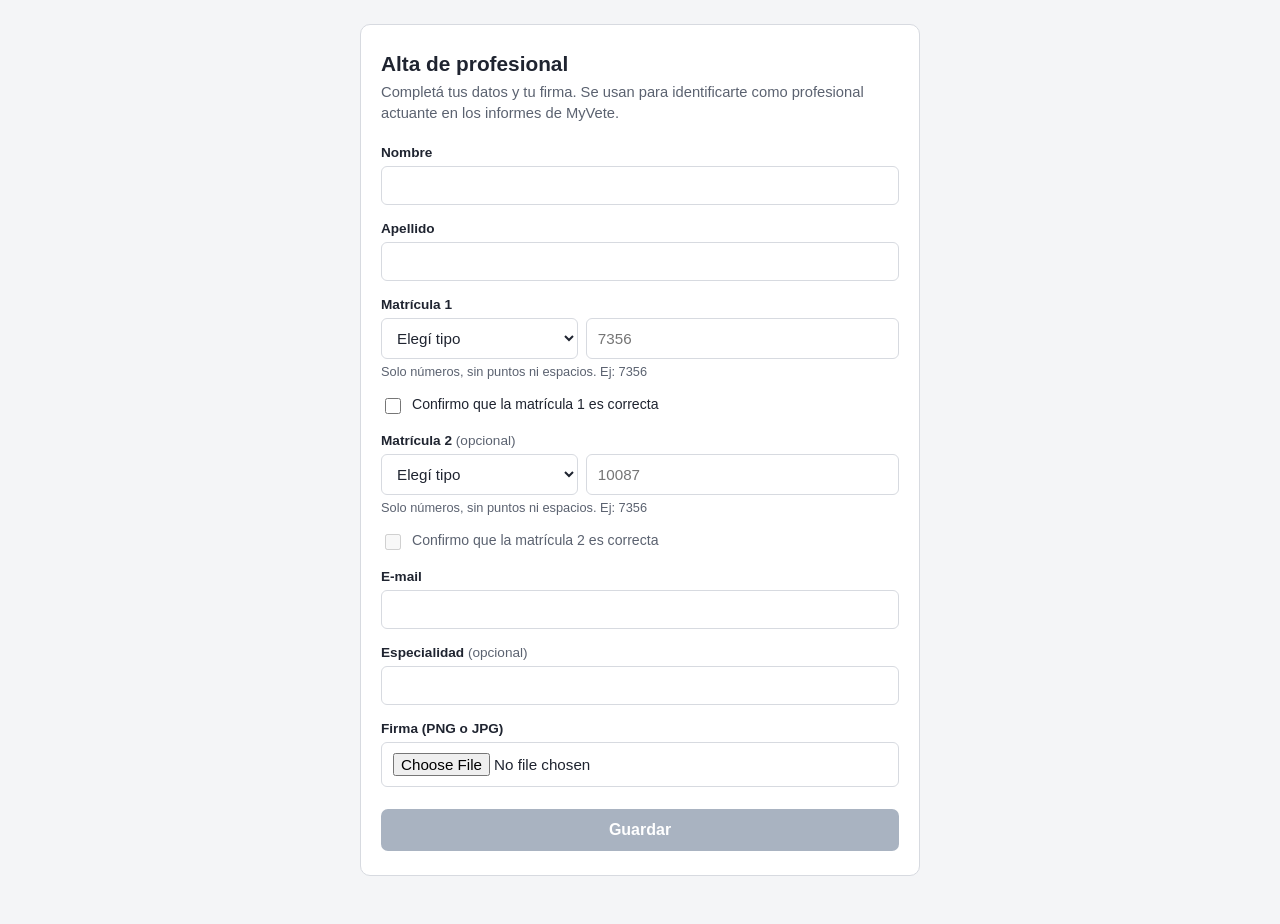
<file: interface/profesional.html>
<!doctype html>
<html lang="es">
<head>
<meta charset="utf-8" />
<meta name="viewport" content="width=device-width, initial-scale=1" />
<title>MyVete — Alta de profesional</title>
<style>
  :root {
    --color-fondo: #f4f5f7;
    --color-tarjeta: #ffffff;
    --color-texto: #1f2430;
    --color-texto-suave: #5b6270;
    --color-borde: #d7dae0;
    --color-primario: #2b6cb0;
    --color-primario-hover: #235a92;
    --color-exito-fondo: #e6f4ea;
    --color-exito-texto: #1e6b3a;
    --color-error-fondo: #fbe9e7;
    --color-error-texto: #a3312a;
    --color-aviso-fondo: #fff6da;
    --color-aviso-texto: #6b5300;
    --color-aviso-borde: #e8cf6b;
  }
  * { box-sizing: border-box; }
  body {
    margin: 0;
    padding: 24px 16px 48px;
    background: var(--color-fondo);
    color: var(--color-texto);
    font-family: -apple-system, BlinkMacSystemFont, "Segoe UI", Roboto, Helvetica, Arial, sans-serif;
    line-height: 1.4;
  }
  main {
    max-width: 560px;
    margin: 0 auto;
    background: var(--color-tarjeta);
    border: 1px solid var(--color-borde);
    border-radius: 10px;
    padding: 24px 20px;
  }
  h1 {
    font-size: 1.3rem;
    margin: 0 0 4px;
  }
  p.subtitulo {
    margin: 0 0 20px;
    color: var(--color-texto-suave);
    font-size: 0.92rem;
  }
  .campo {
    display: flex;
    flex-direction: column;
    gap: 4px;
    margin-bottom: 14px;
  }
  .campo label {
    font-size: 0.85rem;
    font-weight: 600;
  }
  .ayuda-matricula {
    font-size: 0.8rem;
    color: var(--color-texto-suave);
  }
  .campo .opcional {
    font-weight: 400;
    color: var(--color-texto-suave);
  }
  input[type="text"],
  input[type="email"],
  input[type="tel"],
  input[type="file"],
  select {
    padding: 10px 11px;
    border: 1px solid var(--color-borde);
    border-radius: 6px;
    font-size: 0.95rem;
    background: #fff;
    color: var(--color-texto);
    width: 100%;
  }
  .matricula-fila {
    display: flex;
    gap: 8px;
  }
  .matricula-fila select {
    flex: 0 0 38%;
  }
  input:focus,
  select:focus {
    outline: 2px solid var(--color-primario);
    outline-offset: 1px;
  }
  .fila-checkbox {
    display: flex;
    align-items: flex-start;
    gap: 8px;
    margin: 6px 0 14px;
    font-size: 0.88rem;
  }
  .fila-checkbox input[type="checkbox"] {
    margin-top: 3px;
    width: 16px;
    height: 16px;
    flex-shrink: 0;
  }
  .fila-checkbox label {
    color: var(--color-texto);
  }
  .fila-checkbox.deshabilitada label {
    color: var(--color-texto-suave);
  }
  button {
    font-family: inherit;
    cursor: pointer;
  }
  #btn-guardar {
    width: 100%;
    padding: 12px;
    margin-top: 8px;
    border: none;
    border-radius: 7px;
    background: var(--color-primario);
    color: #fff;
    font-size: 1rem;
    font-weight: 600;
  }
  #btn-guardar:disabled {
    background: #a9b3c1;
    cursor: not-allowed;
  }
  #btn-guardar:not(:disabled):hover {
    background: var(--color-primario-hover);
  }
  .panel {
    border-radius: 7px;
    padding: 12px 14px;
    margin-bottom: 16px;
    font-size: 0.88rem;
  }
  .panel-aviso {
    background: var(--color-aviso-fondo);
    color: var(--color-aviso-texto);
    border: 1px solid var(--color-aviso-borde);
  }
  .panel-aviso .acciones {
    margin-top: 10px;
    display: flex;
    flex-wrap: wrap;
    gap: 8px;
  }
  .panel-aviso button {
    border: 1px solid var(--color-aviso-borde);
    background: #fff;
    color: var(--color-aviso-texto);
    padding: 7px 12px;
    border-radius: 6px;
    font-size: 0.85rem;
  }
  .panel-aviso button:hover {
    background: var(--color-aviso-borde);
  }
  #mensaje {
    display: none;
    border-radius: 7px;
    padding: 12px 14px;
    margin-top: 16px;
    font-size: 0.9rem;
  }
  #mensaje.exito {
    display: block;
    background: var(--color-exito-fondo);
    color: var(--color-exito-texto);
  }
  #mensaje.error {
    display: block;
    background: var(--color-error-fondo);
    color: var(--color-error-texto);
  }
  #panel-firma-existente {
    display: none;
  }
  #panel-firma-existente img {
    display: block;
    max-width: 160px;
    max-height: 90px;
    margin: 8px 0;
    border: 1px solid var(--color-borde);
    border-radius: 4px;
    background: #fff;
    object-fit: contain;
  }
  #campo-firma-nueva[hidden] {
    display: none !important;
  }
</style>
</head>
<body>
<main>
  <h1>Alta de profesional</h1>
  <p class="subtitulo">Completá tus datos y tu firma. Se usan para identificarte como profesional actuante en los informes de MyVete.</p>

  <div id="panel-dedup" class="panel panel-aviso" hidden></div>

  <form id="form-profesional" novalidate>
    <div class="campo">
      <label for="nombre">Nombre</label>
      <input type="text" id="nombre" name="nombre" required autocomplete="given-name" />
    </div>

    <div class="campo">
      <label for="apellido">Apellido</label>
      <input type="text" id="apellido" name="apellido" required autocomplete="family-name" />
    </div>

    <div class="campo matricula-compuesta">
      <label for="matricula_numero">Matrícula 1</label>
      <div class="matricula-fila">
        <select id="matricula_tipo" name="matricula_tipo" required>
          <option value="" disabled selected>Elegí tipo</option>
          <option value="MN">M.N.</option>
          <option value="MP">M.P.</option>
        </select>
        <input type="text" id="matricula_numero" name="matricula_numero" inputmode="numeric" pattern="[0-9]+" placeholder="7356" required />
      </div>
      <small class="ayuda-matricula">
        Solo números, sin puntos ni espacios. Ej: 7356
      </small>
    </div>
    <div class="fila-checkbox">
      <input type="checkbox" id="chk_matricula_1" required />
      <label for="chk_matricula_1">Confirmo que la matrícula 1 es correcta</label>
    </div>

    <div class="campo matricula-compuesta">
      <label for="matricula_2_numero">Matrícula 2 <span class="opcional">(opcional)</span></label>
      <div class="matricula-fila">
        <select id="matricula_2_tipo" name="matricula_2_tipo">
          <option value="" selected>Elegí tipo</option>
          <option value="MN">M.N.</option>
          <option value="MP">M.P.</option>
        </select>
        <input type="text" id="matricula_2_numero" name="matricula_2_numero" inputmode="numeric" pattern="[0-9]+" placeholder="10087" />
      </div>
      <small class="ayuda-matricula">
        Solo números, sin puntos ni espacios. Ej: 7356
      </small>
    </div>
    <div class="fila-checkbox deshabilitada" id="fila-chk-matricula-2">
      <input type="checkbox" id="chk_matricula_2" disabled />
      <label for="chk_matricula_2">Confirmo que la matrícula 2 es correcta</label>
    </div>

    <div class="campo">
      <label for="email">E-mail</label>
      <input type="email" id="email" name="email" required autocomplete="email" />
    </div>

    <div class="campo">
      <label for="especialidad">Especialidad <span class="opcional">(opcional)</span></label>
      <input type="text" id="especialidad" name="especialidad" />
    </div>

    <div id="panel-firma-existente" class="panel panel-aviso">
      Ya tenés una firma registrada. No hace falta subir otra.
      <img id="preview-firma-existente" alt="Firma registrada" />
      <div class="acciones">
        <button type="button" id="btn-nueva-firma">¿Querés subir una nueva firma a propósito?</button>
      </div>
    </div>

    <div class="campo" id="campo-firma-nueva">
      <label for="firma">Firma (PNG o JPG)</label>
      <input type="file" id="firma" name="firma" accept="image/png,image/jpeg" />
    </div>

    <button type="submit" id="btn-guardar" disabled>Guardar</button>
  </form>

  <div id="mensaje" role="status"></div>
</main>

<script>
(function () {
  "use strict";

  var SUPABASE_URL = "https://tuedigqvvkvgongpcnjx.supabase.co";
  var SUPABASE_ANON_KEY = "sb_publishable_TQmn488CoLDoMoM0wKLzpw_N_nAa7fZ";
  var N8N_WEBHOOK_URL = "https://echevanest.app.n8n.cloud/webhook/alta-profesional";
  var STORAGE_KEY = "myvete_profesional";

  var form = document.getElementById("form-profesional");
  var campoNombre = document.getElementById("nombre");
  var campoApellido = document.getElementById("apellido");
  var campoMatriculaTipo = document.getElementById("matricula_tipo");
  var campoMatriculaNumero = document.getElementById("matricula_numero");
  var campoMatricula2Tipo = document.getElementById("matricula_2_tipo");
  var campoMatricula2Numero = document.getElementById("matricula_2_numero");
  var chkMatricula1 = document.getElementById("chk_matricula_1");
  var chkMatricula2 = document.getElementById("chk_matricula_2");
  var filaChkMatricula2 = document.getElementById("fila-chk-matricula-2");
  var campoEmail = document.getElementById("email");
  var campoEspecialidad = document.getElementById("especialidad");
  var campoFirma = document.getElementById("firma");
  var bloqueFirmaNueva = document.getElementById("campo-firma-nueva");
  var panelFirmaExistente = document.getElementById("panel-firma-existente");
  var previewFirmaExistente = document.getElementById("preview-firma-existente");
  var btnNuevaFirma = document.getElementById("btn-nueva-firma");
  var panelDedup = document.getElementById("panel-dedup");
  var btnGuardar = document.getElementById("btn-guardar");
  var mensaje = document.getElementById("mensaje");

  // firmaExistenteUrl: firma ya registrada (precarga o match de deduplicación).
  // reemplazarFirma: true cuando el usuario pidió subir una firma nueva a pesar de tener una.
  var firmaExistenteUrl = null;
  var reemplazarFirma = false;
  var timerDedup = null;

  function mostrarMensaje(texto, tipo) {
    mensajeEsDeMatricula = false;
    mensaje.textContent = texto;
    mensaje.className = tipo;
  }

  function limpiarMensaje() {
    mensajeEsDeMatricula = false;
    mensaje.textContent = "";
    mensaje.className = "";
  }

  function firmaRequerida() {
    return !firmaExistenteUrl || reemplazarFirma;
  }

  function mostrarPanelFirmaExistente(url) {
    firmaExistenteUrl = url;
    reemplazarFirma = false;
    previewFirmaExistente.src = url;
    panelFirmaExistente.style.display = "block";
    bloqueFirmaNueva.hidden = true;
    campoFirma.value = "";
  }

  function ocultarPanelFirmaExistente() {
    firmaExistenteUrl = null;
    reemplazarFirma = false;
    panelFirmaExistente.style.display = "none";
    bloqueFirmaNueva.hidden = false;
  }

  btnNuevaFirma.addEventListener("click", function () {
    reemplazarFirma = true;
    bloqueFirmaNueva.hidden = false;
    validarFormulario();
  });

  // ---- Matrícula 2: el checkbox solo se exige si hay tipo y número cargados ----
  var REGEX_NUMERO = /^[0-9]+$/;

  function matricula2Completa() {
    return campoMatricula2Tipo.value !== "" && REGEX_NUMERO.test(campoMatricula2Numero.value.trim());
  }

  function matricula2Vacia() {
    return campoMatricula2Tipo.value === "" && campoMatricula2Numero.value.trim() === "";
  }

  function actualizarChkMatricula2() {
    var completa = matricula2Completa();
    chkMatricula2.disabled = !completa;
    filaChkMatricula2.classList.toggle("deshabilitada", !completa);
    if (!completa) {
      chkMatricula2.checked = false;
    }
  }

  [campoMatricula2Tipo, campoMatricula2Numero].forEach(function (el) {
    el.addEventListener("input", function () {
      actualizarChkMatricula2();
      validarFormulario();
    });
    el.addEventListener("change", function () {
      actualizarChkMatricula2();
      validarFormulario();
    });
  });

  // ---- Mensaje específico si el número de matrícula trae puntos, espacios o letras ----
  var MSG_MATRICULA_FORMATO = "El número de matrícula va sin puntos ni espacios. Ej: 10087";
  var mensajeEsDeMatricula = false;

  function numeroConFormatoInvalido(campo) {
    var v = campo.value.trim();
    return v !== "" && !REGEX_NUMERO.test(v);
  }

  function actualizarMensajeMatricula() {
    if (numeroConFormatoInvalido(campoMatriculaNumero) || numeroConFormatoInvalido(campoMatricula2Numero)) {
      mostrarMensaje(MSG_MATRICULA_FORMATO, "error");
      mensajeEsDeMatricula = true;
    } else if (mensajeEsDeMatricula) {
      limpiarMensaje();
    }
  }

  // ---- Validación en tiempo real ----
  function validarFormulario() {
    actualizarMensajeMatricula();
    var camposOk =
      campoNombre.value.trim() !== "" &&
      campoApellido.value.trim() !== "" &&
      campoMatriculaTipo.value !== "" &&
      REGEX_NUMERO.test(campoMatriculaNumero.value.trim()) &&
      campoEmail.value.trim() !== "" &&
      campoEmail.checkValidity();

    var matricula1Ok = chkMatricula1.checked;

    // Matrícula 2: vacía (ok), o completa (tipo + número) con checkbox marcado.
    // Solo uno de los dos campos cargado es inválido.
    var matricula2Ok = matricula2Vacia() || (matricula2Completa() && chkMatricula2.checked);

    var firmaOk = !firmaRequerida() || (campoFirma.files && campoFirma.files.length > 0);

    var todoOk = camposOk && matricula1Ok && matricula2Ok && firmaOk;
    btnGuardar.disabled = !todoOk;
    return todoOk;
  }

  [
    campoNombre, campoApellido, campoMatriculaTipo, campoMatriculaNumero, campoEmail,
    campoEspecialidad, chkMatricula1, chkMatricula2, campoFirma
  ].forEach(function (el) {
    el.addEventListener("input", validarFormulario);
    el.addEventListener("change", validarFormulario);
  });

  // ---- Precarga desde localStorage ----
  function cargarDesdeLocalStorage() {
    var raw = localStorage.getItem(STORAGE_KEY);
    if (!raw) return;
    try {
      var datos = JSON.parse(raw);
      if (datos.nombre) campoNombre.value = datos.nombre;
      if (datos.apellido) campoApellido.value = datos.apellido;
      if (datos.matricula_tipo) campoMatriculaTipo.value = datos.matricula_tipo;
      if (datos.matricula_numero) campoMatriculaNumero.value = datos.matricula_numero;
      if (datos.matricula_2_tipo) campoMatricula2Tipo.value = datos.matricula_2_tipo;
      if (datos.matricula_2_numero) campoMatricula2Numero.value = datos.matricula_2_numero;
      actualizarChkMatricula2();
      if (datos.email) campoEmail.value = datos.email;
      if (datos.especialidad) campoEspecialidad.value = datos.especialidad;
      if (datos.firma_url) mostrarPanelFirmaExistente(datos.firma_url);
    } catch (e) {
      // localStorage corrupto: se ignora, el formulario queda vacío.
    }
    validarFormulario();
  }

  // ---- Deduplicación asistida por apellido (Capa 2) ----
  function candidatosDistintos(lista) {
    var tipoActual = campoMatriculaTipo.value;
    var numeroActual = campoMatriculaNumero.value.trim();
    return lista.filter(function (p) {
      return !(tipoActual !== "" && numeroActual !== "" &&
        p.matricula_tipo === tipoActual && p.matricula_numero === numeroActual);
    });
  }

  function renderPanelDedup(candidatos) {
    panelDedup.innerHTML = "";
    if (candidatos.length === 0) {
      panelDedup.hidden = true;
      return;
    }
    var texto = document.createElement("div");
    texto.textContent = candidatos.length === 1
      ? "Ya existe un profesional con apellido similar. ¿Sos vos o es otro?"
      : "Hay " + candidatos.length + " profesionales con apellido similar. ¿Sos alguno de estos o es otra persona?";
    panelDedup.appendChild(texto);

    var acciones = document.createElement("div");
    acciones.className = "acciones";

    candidatos.forEach(function (p) {
      var btn = document.createElement("button");
      btn.type = "button";
      btn.textContent = "Soy yo: " + p.nombre + " " + p.apellido + " (" + p.email + ")";
      btn.addEventListener("click", function () {
        aplicarCandidatoDedup(p);
      });
      acciones.appendChild(btn);
    });

    var btnOtro = document.createElement("button");
    btnOtro.type = "button";
    btnOtro.textContent = "Es otro / soy nuevo";
    btnOtro.addEventListener("click", function () {
      panelDedup.hidden = true;
    });
    acciones.appendChild(btnOtro);

    panelDedup.appendChild(acciones);
    panelDedup.hidden = false;
  }

  function aplicarCandidatoDedup(p) {
    campoNombre.value = p.nombre || "";
    campoApellido.value = p.apellido || "";
    campoMatriculaTipo.value = p.matricula_tipo || "";
    campoMatriculaNumero.value = p.matricula_numero || "";
    campoMatricula2Tipo.value = p.matricula_2_tipo || "";
    campoMatricula2Numero.value = p.matricula_2_numero || "";
    actualizarChkMatricula2();
    campoEmail.value = p.email || "";
    if (p.especialidad) campoEspecialidad.value = p.especialidad;
    if (p.firma_url) {
      mostrarPanelFirmaExistente(p.firma_url);
    } else {
      ocultarPanelFirmaExistente();
    }
    panelDedup.hidden = true;
    validarFormulario();
  }

  function buscarPorApellido(apellido) {
    var url = SUPABASE_URL + "/rest/v1/profesionales?apellido=ilike.*" +
      encodeURIComponent(apellido) + "*&select=id,nombre,apellido,email,matricula_tipo,matricula_numero,matricula_2_tipo,matricula_2_numero,especialidad,firma_url";
    fetch(url, {
      headers: {
        apikey: SUPABASE_ANON_KEY,
        Authorization: "Bearer " + SUPABASE_ANON_KEY
      }
    })
      .then(function (r) { return r.ok ? r.json() : []; })
      .then(function (lista) {
        renderPanelDedup(candidatosDistintos(lista || []));
      })
      .catch(function () {
        // Fallo silencioso: la deduplicación es asistencia, no bloquea el alta.
      });
  }

  campoApellido.addEventListener("input", function () {
    var valor = campoApellido.value.trim();
    if (timerDedup) clearTimeout(timerDedup);
    if (valor.length < 3) {
      panelDedup.hidden = true;
      return;
    }
    timerDedup = setTimeout(function () {
      buscarPorApellido(valor);
    }, 400);
  });

  // ---- Subida de firma a Supabase Storage ----
  function subirFirma(file) {
    var esPng = file.type === "image/png";
    var ext = esPng ? "png" : "jpg";
    var nombreArchivo = (crypto.randomUUID ? crypto.randomUUID() : String(Date.now()) + Math.random().toString(16).slice(2)) + "." + ext;
    var url = SUPABASE_URL + "/storage/v1/object/firmas/" + nombreArchivo;

    return fetch(url, {
      method: "POST",
      headers: {
        apikey: SUPABASE_ANON_KEY,
        Authorization: "Bearer " + SUPABASE_ANON_KEY,
        "Content-Type": file.type || (esPng ? "image/png" : "image/jpeg")
      },
      body: file
    }).then(function (r) {
      if (!r.ok) {
        throw new Error("No se pudo subir la firma (HTTP " + r.status + ")");
      }
      return SUPABASE_URL + "/storage/v1/object/public/firmas/" + nombreArchivo;
    });
  }

  // ---- Envío del registro a n8n ----
  function registrarProfesional(payload) {
    return fetch(N8N_WEBHOOK_URL, {
      method: "POST",
      headers: { "Content-Type": "application/json" },
      body: JSON.stringify(payload)
    }).then(function (r) {
      return r.json().catch(function () { return {}; }).then(function (data) {
        if (!r.ok || data.status !== "ok") {
          throw new Error((data && data.message) || "El servidor no pudo guardar el profesional (HTTP " + r.status + ")");
        }
        return data;
      });
    });
  }

  // ---- Submit ----
  form.addEventListener("submit", function (ev) {
    ev.preventDefault();
    limpiarMensaje();

    if (!validarFormulario()) {
      mostrarMensaje("Revisá los campos obligatorios y las confirmaciones de matrícula.", "error");
      return;
    }

    btnGuardar.disabled = true;
    btnGuardar.textContent = "Guardando…";

    var subidaFirma;
    if (firmaRequerida()) {
      subidaFirma = subirFirma(campoFirma.files[0]);
    } else {
      subidaFirma = Promise.resolve(firmaExistenteUrl);
    }

    subidaFirma
      .then(function (firmaUrl) {
        var payload = {
          nombre: campoNombre.value.trim(),
          apellido: campoApellido.value.trim(),
          matricula_tipo: campoMatriculaTipo.value,
          matricula_numero: campoMatriculaNumero.value.trim(),
          matricula_2_tipo: campoMatricula2Tipo.value || null,
          matricula_2_numero: campoMatricula2Numero.value.trim() || null,
          email: campoEmail.value.trim().toLowerCase(),
          especialidad: campoEspecialidad.value.trim() || null,
          firma_url: firmaUrl
        };
        return registrarProfesional(payload).then(function (respuesta) {
          var guardado = {
            profesional_id: respuesta.profesional_id,
            nombre: payload.nombre,
            apellido: payload.apellido,
            matricula_tipo: payload.matricula_tipo,
            matricula_numero: payload.matricula_numero,
            matricula_2_tipo: payload.matricula_2_tipo,
            matricula_2_numero: payload.matricula_2_numero,
            email: payload.email,
            especialidad: payload.especialidad,
            firma_url: firmaUrl
          };
          localStorage.setItem(STORAGE_KEY, JSON.stringify(guardado));
          mostrarPanelFirmaExistente(firmaUrl);
          mostrarMensaje("Datos guardados correctamente.", "exito");
        });
      })
      .catch(function (err) {
        mostrarMensaje(err.message || "Ocurrió un error al guardar. Probá de nuevo.", "error");
      })
      .finally(function () {
        btnGuardar.textContent = "Guardar";
        validarFormulario();
      });
  });

  cargarDesdeLocalStorage();
  validarFormulario();
})();
</script>
</body>
</html>
</file>
